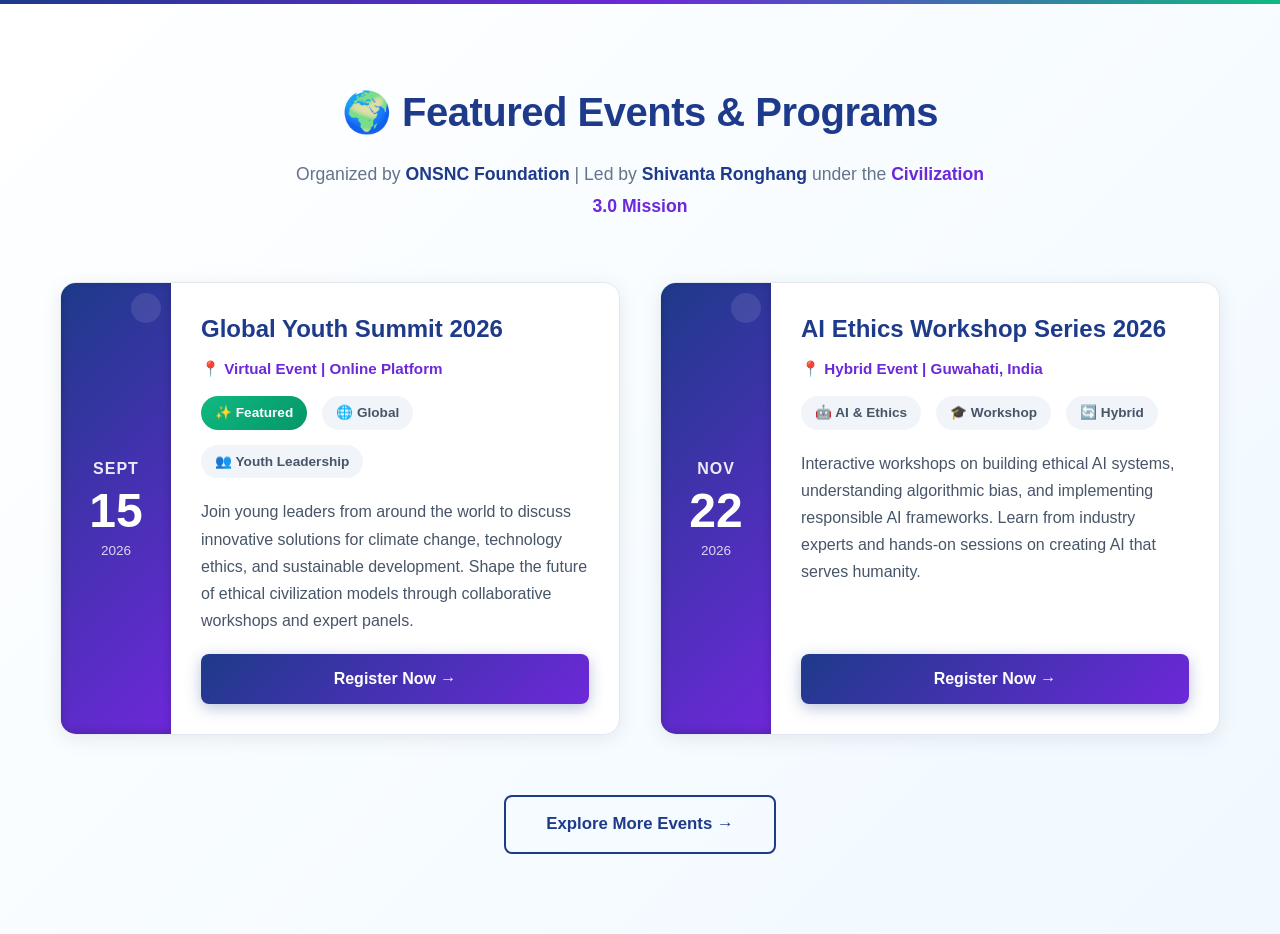
<file: events-section.html>
<!DOCTYPE html>
<html lang="en">
<head>
  <meta charset="UTF-8">
  <meta name="viewport" content="width=device-width, initial-scale=1.0">
  <title>ONSNC Foundation - Events</title>
  <link rel="stylesheet" href="events-section.css">
</head>
<body>
  <!-- Events Section -->
  <section id="events" class="events-section">
    <div class="container">
      <div class="section-header">
        <h2 class="section-title">🌍 Featured Events & Programs</h2>
        <p class="section-subtitle">
          Organized by <strong>ONSNC Foundation</strong> | Led by <strong>Shivanta Ronghang</strong> under the <em>Civilization 3.0 Mission</em>
        </p>
      </div>

      <div class="events-grid">
        <!-- Event Card 1 -->
        <article class="event-card" data-event-id="1">
          <div class="event-date">
            <span class="month">Sept</span>
            <span class="day">15</span>
            <span class="year">2026</span>
          </div>
          <div class="event-details">
            <h3>Global Youth Summit 2026</h3>
            <p class="event-location">📍 Virtual Event | Online Platform</p>
            <div class="event-meta">
              <span class="event-tag featured">✨ Featured</span>
              <span class="event-tag">🌐 Global</span>
              <span class="event-tag">👥 Youth Leadership</span>
            </div>
            <p class="event-description">
              Join young leaders from around the world to discuss innovative solutions for climate change, technology ethics, and sustainable development. Shape the future of ethical civilization models through collaborative workshops and expert panels.
            </p>
            <a href="events/global-youth-summit-2026.html" class="btn-register">Register Now →</a>
          </div>
        </article>
        
        <!-- Event Card 2 -->
        <article class="event-card" data-event-id="2">
          <div class="event-date">
            <span class="month">Nov</span>
            <span class="day">22</span>
            <span class="year">2026</span>
          </div>
          <div class="event-details">
            <h3>AI Ethics Workshop Series 2026</h3>
            <p class="event-location">📍 Hybrid Event | Guwahati, India</p>
            <div class="event-meta">
              <span class="event-tag">🤖 AI & Ethics</span>
              <span class="event-tag">🎓 Workshop</span>
              <span class="event-tag">🔄 Hybrid</span>
            </div>
            <p class="event-description">
              Interactive workshops on building ethical AI systems, understanding algorithmic bias, and implementing responsible AI frameworks. Learn from industry experts and hands-on sessions on creating AI that serves humanity.
            </p>
            <a href="events/ai-ethics-workshop-2026.html" class="btn-register">Register Now →</a>
          </div>
        </article>
      </div>

      <div class="more-events">
        <a href="events.html" class="btn-explore">Explore More Events →</a>
      </div>
    </div>
  </section>

  <script src="events-section.js"></script>
</body>
</html>
</file>
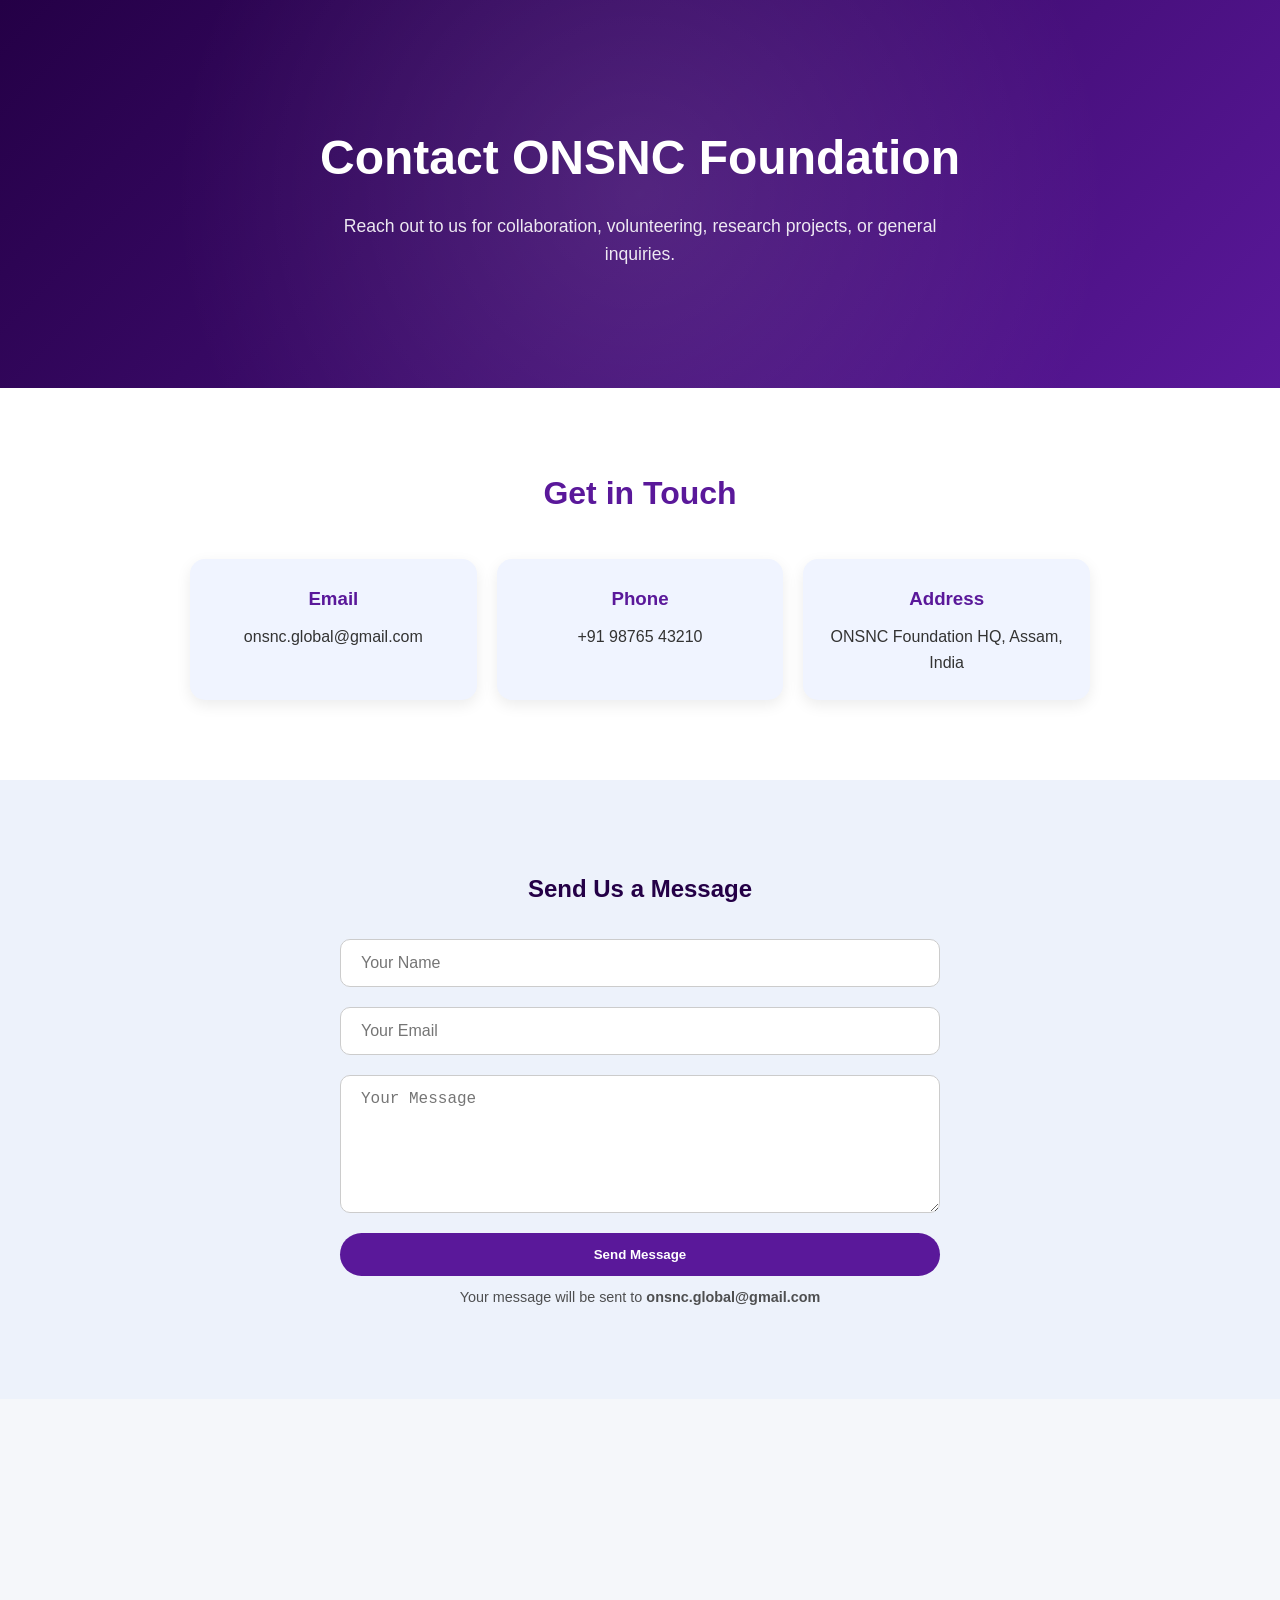
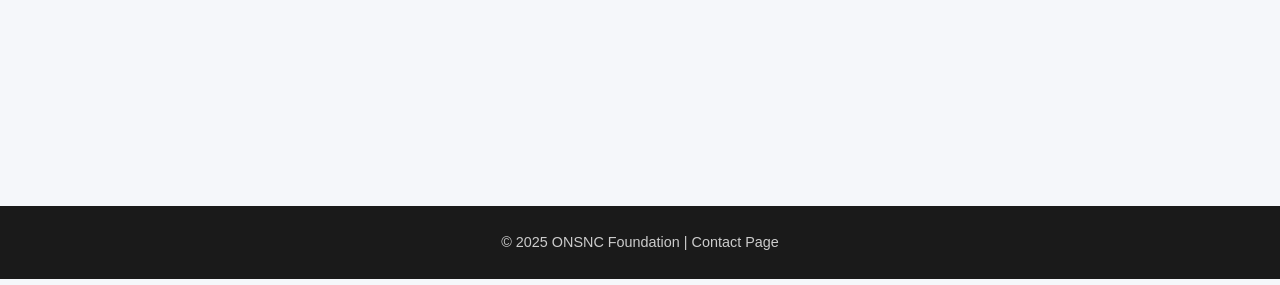
<file: ngo-contact.html>
<!DOCTYPE html>
<html lang="en">
<head>
  <meta charset="UTF-8" />
  <meta name="viewport" content="width=device-width, initial-scale=1.0" />
  <title>Contact Us | ONSNC Foundation</title>
  <link rel="stylesheet" href="ngo-contact.css" />
</head>
<body>


  <!-- HERO SECTION -->
  <header class="contact-hero">
    <div class="overlay"></div>
    <div class="hero-content">
      <h1>Contact ONSNC Foundation</h1>
      <p>Reach out to us for collaboration, volunteering, research projects, or general inquiries.</p>
    </div>
  </header>

  <!-- CONTACT INFO SECTION -->
  <section class="contact-info">
    <div class="container">
      <h2>Get in Touch</h2>
      <div class="info-grid">
        <div class="info-card">
          <h3>Email</h3>
          <p>onsnc.global@gmail.com</p>
        </div>
        <div class="info-card">
          <h3>Phone</h3>
          <p>+91 98765 43210</p>
        </div>
        <div class="info-card">
          <h3>Address</h3>
          <p>ONSNC Foundation HQ, Assam, India</p>
        </div>
      </div>
    </div>
  </section>

  <!-- CONTACT FORM SECTION -->
  <section class="contact-form-section">
    <div class="container">
      <h2>Send Us a Message</h2>
      <form id="contactForm">
        <input type="text" name="name" placeholder="Your Name" required />
        <input type="email" name="email" placeholder="Your Email" required />
        <textarea name="message" placeholder="Your Message" rows="6" required></textarea>
        <button type="submit" class="btn-submit">Send Message</button>
      </form>
      <p class="form-note">Your message will be sent to <strong>onsnc.global@gmail.com</strong></p>
    </div>
  </section>

  <!-- OPTIONAL GOOGLE MAP -->
  <section class="map-section">
    <iframe
      src="https://www.google.com/maps/embed?pb=!1m18!1m12!1m3!1d3723.123456789!2d92.000000!3d26.000000!2m3!1f0!2f0!3f0!3m2!1i1024!2i768!4f13.1!3m3!1m2!1s0x0%3A0xabcdef123456!2sONSNC%20Foundation!5e0!3m2!1sen!2sin!4v1234567890"
      width="100%" height="400" style="border:0;" allowfullscreen="" loading="lazy"></iframe>
  </section>

  <footer class="footer">
    <p>© 2025 ONSNC Foundation | Contact Page</p>
  </footer>

  <script src="ngo-contact.js"></script>
</body>
</html>
</file>
<file: events-section.css>
/* ===================================== */
/* ONSNC Foundation - Events Section CSS */
/* ===================================== */

* {
  margin: 0;
  padding: 0;
  box-sizing: border-box;
}

body {
  font-family: 'Segoe UI', Tahoma, Geneva, Verdana, sans-serif;
  line-height: 1.6;
  color: #1f2937;
  background: #f9fafb;
}

.container {
  max-width: 1200px;
  margin: 0 auto;
  padding: 0 20px;
}

/* ===== EVENTS SECTION ===== */
.events-section {
  background: linear-gradient(135deg, #ffffff 0%, #f0f9ff 100%);
  padding: 80px 0;
  position: relative;
  overflow: hidden;
}

.events-section::before {
  content: '';
  position: absolute;
  top: 0;
  left: 0;
  right: 0;
  height: 4px;
  background: linear-gradient(90deg, #1E3A8A, #6D28D9, #10B981);
}

.section-header {
  text-align: center;
  margin-bottom: 60px;
  animation: fadeInDown 0.8s ease-out;
}

.section-title {
  font-size: 2.5rem;
  color: #1E3A8A;
  margin-bottom: 15px;
  font-weight: 800;
  letter-spacing: -0.5px;
}

.section-subtitle {
  font-size: 1.1rem;
  color: #64748b;
  max-width: 700px;
  margin: 0 auto;
  line-height: 1.8;
}

.section-subtitle strong {
  color: #1E3A8A;
  font-weight: 700;
}

.section-subtitle em {
  color: #6D28D9;
  font-style: normal;
  font-weight: 600;
}

/* ===== EVENT CARDS GRID ===== */
.events-grid {
  display: grid;
  grid-template-columns: repeat(auto-fit, minmax(450px, 1fr));
  gap: 40px;
  margin-top: 50px;
}

.event-card {
  display: flex;
  background: #ffffff;
  border-radius: 16px;
  box-shadow: 0 4px 20px rgba(0, 0, 0, 0.08);
  overflow: hidden;
  transition: all 0.4s cubic-bezier(0.4, 0, 0.2, 1);
  border: 1px solid #e2e8f0;
  position: relative;
  opacity: 0;
  transform: translateY(30px);
}

.event-card.animate {
  animation: fadeInUp 0.6s ease-out forwards;
}

.event-card::before {
  content: '';
  position: absolute;
  left: 0;
  top: 0;
  bottom: 0;
  width: 5px;
  background: linear-gradient(180deg, #10B981, #059669);
  transition: width 0.3s ease;
}

.event-card:hover {
  transform: translateY(-10px);
  box-shadow: 0 12px 40px rgba(0, 0, 0, 0.15);
}

.event-card:hover::before {
  width: 8px;
}

/* ===== EVENT DATE BADGE ===== */
.event-date {
  background: linear-gradient(135deg, #1E3A8A 0%, #6D28D9 100%);
  color: #ffffff;
  padding: 30px 25px;
  display: flex;
  flex-direction: column;
  align-items: center;
  justify-content: center;
  min-width: 110px;
  position: relative;
  box-shadow: inset 0 -2px 10px rgba(0, 0, 0, 0.2);
}

.event-date::after {
  content: '';
  position: absolute;
  top: 10px;
  right: 10px;
  width: 30px;
  height: 30px;
  background: rgba(255, 255, 255, 0.1);
  border-radius: 50%;
}

.event-date .month {
  font-size: 1rem;
  font-weight: 700;
  text-transform: uppercase;
  letter-spacing: 1px;
  opacity: 0.9;
}

.event-date .day {
  font-size: 3rem;
  font-weight: 900;
  line-height: 1;
  margin-top: 5px;
}

.event-date .year {
  font-size: 0.85rem;
  opacity: 0.8;
  margin-top: 5px;
}

/* ===== EVENT DETAILS ===== */
.event-details {
  padding: 30px;
  flex: 1;
  display: flex;
  flex-direction: column;
}

.event-details h3 {
  font-size: 1.5rem;
  color: #1E3A8A;
  margin-bottom: 12px;
  font-weight: 700;
  line-height: 1.3;
}

.event-location {
  color: #6D28D9;
  font-weight: 600;
  margin-bottom: 15px;
  font-size: 0.95rem;
  display: flex;
  align-items: center;
  gap: 5px;
}

.event-description {
  color: #475569;
  line-height: 1.7;
  margin-bottom: 20px;
  flex: 1;
}

.event-meta {
  display: flex;
  gap: 15px;
  margin-bottom: 20px;
  flex-wrap: wrap;
}

.event-tag {
  background: #f1f5f9;
  color: #475569;
  padding: 6px 14px;
  border-radius: 20px;
  font-size: 0.85rem;
  font-weight: 600;
  display: inline-flex;
  align-items: center;
  gap: 5px;
  transition: transform 0.2s ease;
}

.event-tag:hover {
  transform: scale(1.05);
}

.event-tag.featured {
  background: linear-gradient(135deg, #10B981, #059669);
  color: white;
}

/* ===== BUTTONS ===== */
.btn-register {
  display: inline-block;
  background: linear-gradient(135deg, #1E3A8A, #6D28D9);
  color: white;
  padding: 12px 28px;
  border-radius: 8px;
  text-decoration: none;
  font-weight: 700;
  transition: all 0.3s ease;
  text-align: center;
  box-shadow: 0 4px 15px rgba(30, 58, 138, 0.3);
}

.btn-register:hover {
  transform: translateY(-2px);
  box-shadow: 0 6px 25px rgba(30, 58, 138, 0.4);
  background: linear-gradient(135deg, #1e40af, #7c3aed);
}

.more-events {
  text-align: center;
  margin-top: 60px;
}

.btn-explore {
  display: inline-block;
  background: transparent;
  color: #1E3A8A;
  padding: 14px 40px;
  border: 2px solid #1E3A8A;
  border-radius: 8px;
  text-decoration: none;
  font-weight: 700;
  font-size: 1.05rem;
  transition: all 0.3s ease;
}

.btn-explore:hover {
  background: #1E3A8A;
  color: white;
  transform: translateX(5px);
}

/* ===== ANIMATIONS ===== */
@keyframes fadeInDown {
  from {
    opacity: 0;
    transform: translateY(-30px);
  }
  to {
    opacity: 1;
    transform: translateY(0);
  }
}

@keyframes fadeInUp {
  from {
    opacity: 0;
    transform: translateY(30px);
  }
  to {
    opacity: 1;
    transform: translateY(0);
  }
}

/* ===== RESPONSIVE DESIGN ===== */
@media (max-width: 768px) {
  .section-title {
    font-size: 2rem;
  }

  .events-grid {
    grid-template-columns: 1fr;
    gap: 30px;
  }

  .event-card {
    flex-direction: column;
  }

  .event-date {
    flex-direction: row;
    justify-content: space-around;
    padding: 20px;
    min-width: auto;
  }

  .event-date .day {
    font-size: 2.5rem;
  }

  .event-details {
    padding: 25px;
  }

  .btn-register {
    width: 100%;
  }
}

@media (max-width: 480px) {
  .events-section {
    padding: 60px 0;
  }

  .section-title {
    font-size: 1.75rem;
  }

  .section-subtitle {
    font-size: 1rem;
  }

  .event-details h3 {
    font-size: 1.3rem;
  }
}
</file>
<file: ngo-contact.css>
/* GLOBAL RESET */
* { margin: 0; padding: 0; box-sizing: border-box; }
body { font-family: 'Poppins', sans-serif; background: #f5f7fa; color: #333; line-height: 1.6; }
a { text-decoration: none; }

/* HERO */
.contact-hero {
  position: relative;
  background: linear-gradient(135deg, #240046, #5a189a);
  color: white;
  text-align: center;
  padding: 120px 20px;
}
.contact-hero .overlay {
  position: absolute;
  inset: 0;
  background: radial-gradient(circle at center, rgba(255,255,255,0.1), transparent 70%);
}
.contact-hero .hero-content { position: relative; z-index: 2; max-width: 800px; margin: auto; }
.contact-hero h1 { font-size: 3rem; margin-bottom: 15px; }
.contact-hero p { font-size: 1.1rem; max-width: 650px; margin: 0 auto; opacity: 0.9; }

/* CONTACT INFO */
.contact-info { background: #fff; padding: 80px 20px; text-align: center; }
.contact-info h2 { font-size: 2rem; color: #5a189a; margin-bottom: 40px; }
.info-grid { display: grid; gap: 20px; grid-template-columns: repeat(auto-fit, minmax(220px, 1fr)); max-width: 900px; margin: auto; }
.info-card { background: #f0f4ff; padding: 25px; border-radius: 15px; box-shadow: 0 5px 15px rgba(0,0,0,0.08); }
.info-card h3 { color: #5a189a; margin-bottom: 10px; }

/* FORM SECTION */
.contact-form-section { background: #edf2fb; padding: 90px 20px; text-align: center; }
.contact-form-section h2 { color: #240046; margin-bottom: 30px; }
form { max-width: 600px; margin: auto; display: flex; flex-direction: column; gap: 20px; }
input, textarea { padding: 14px 20px; border-radius: 10px; border: 1px solid #ccc; font-size: 1rem; }
textarea { resize: vertical; }
.btn-submit { background: #5a189a; color: white; padding: 14px 36px; border-radius: 50px; font-weight: 600; border: none; cursor: pointer; transition: 0.3s; }
.btn-submit:hover { background: #7b2cbf; transform: scale(1.05); }
.form-note { margin-top: 10px; font-size: 0.9rem; opacity: 0.85; }

/* MAP SECTION */
.map-section iframe { border-radius: 15px; }

/* FOOTER */
.footer { background: #1a1a1a; color: #ccc; text-align: center; padding: 25px 10px; font-size: 0.9rem; }
</file>
